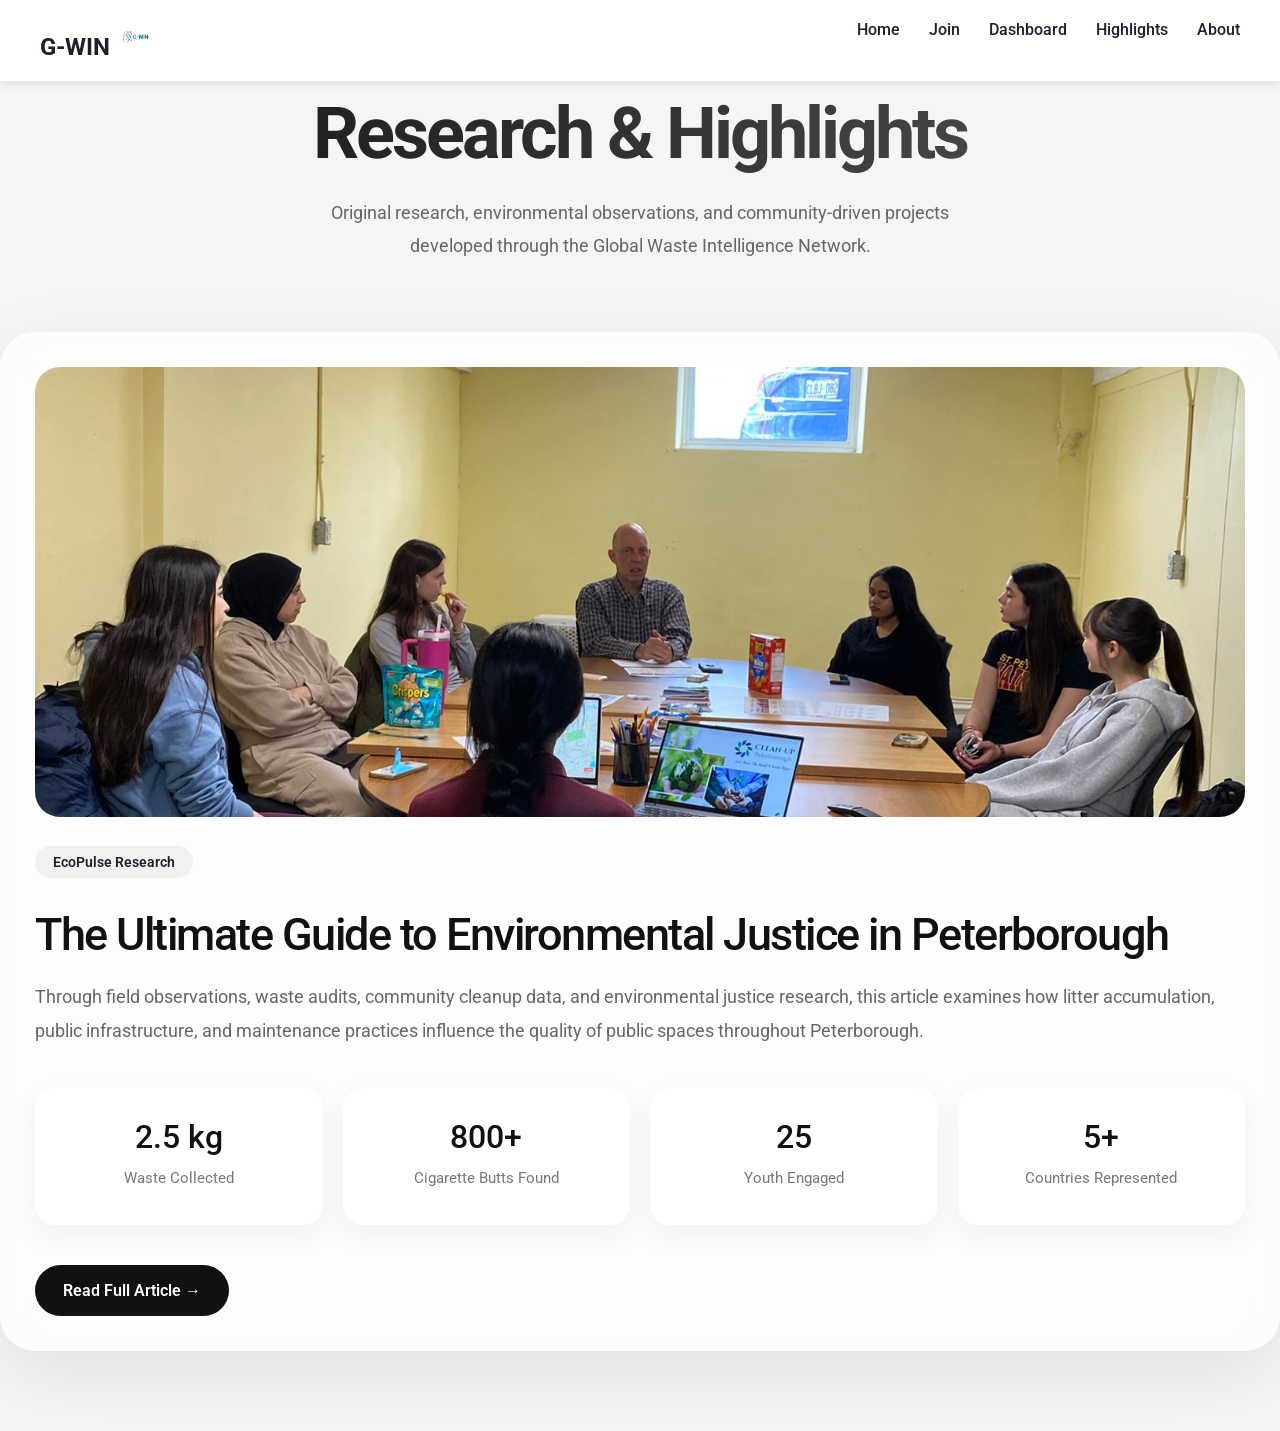
<file: highlights.html>
<!DOCTYPE html>
<html>

<head>
<meta charset="UTF-8">
<title>G-WIN Highlights</title>
<link rel="stylesheet" href="style.css">
</head>

<body>

<nav class="nav">

<div class="logo-container">
<a href="index.html" class="logo-text">G-WIN</a>
<img src="logo.png" class="logo-img">
</div>

<div class="menu">
<a href="index.html">Home</a>
<a href="join.html">Join</a>
<a href="dashboard.html">Dashboard</a>
<a href="highlights.html">Highlights</a>
<a href="about.html">About</a>
</div>

</nav>

<section class="highlights">

<h1>Research & Highlights</h1>

<p class="highlights-sub">
Original research, environmental observations, and community-driven projects developed through the Global Waste Intelligence Network.
</p>

<div class="article-card">

<img src="justice-cover.jpg.jpeg" class="article-cover">

<div class="article-tag">
EcoPulse Research
</div>

<h2>The Ultimate Guide to Environmental Justice in Peterborough</h2>

<p class="article-description">
Through field observations, waste audits, community cleanup data, and environmental justice research, this article examines how litter accumulation, public infrastructure, and maintenance practices influence the quality of public spaces throughout Peterborough.
</p>

<div class="metrics">

<div class="metric">
<h3>2.5 kg</h3>
<p>Waste Collected</p>
</div>

<div class="metric">
<h3>800+</h3>
<p>Cigarette Butts Found</p>
</div>

<div class="metric">
<h3>25</h3>
<p>Youth Engaged</p>
</div>

<div class="metric">
<h3>5+</h3>
<p>Countries Represented</p>
</div>

</div>

<a href="ecopulse-justice-guide.pdf.pdf" target="_blank" class="read-btn">
Read Full Article →
</a>

</div>

</section>

</body>

</html>
</file>
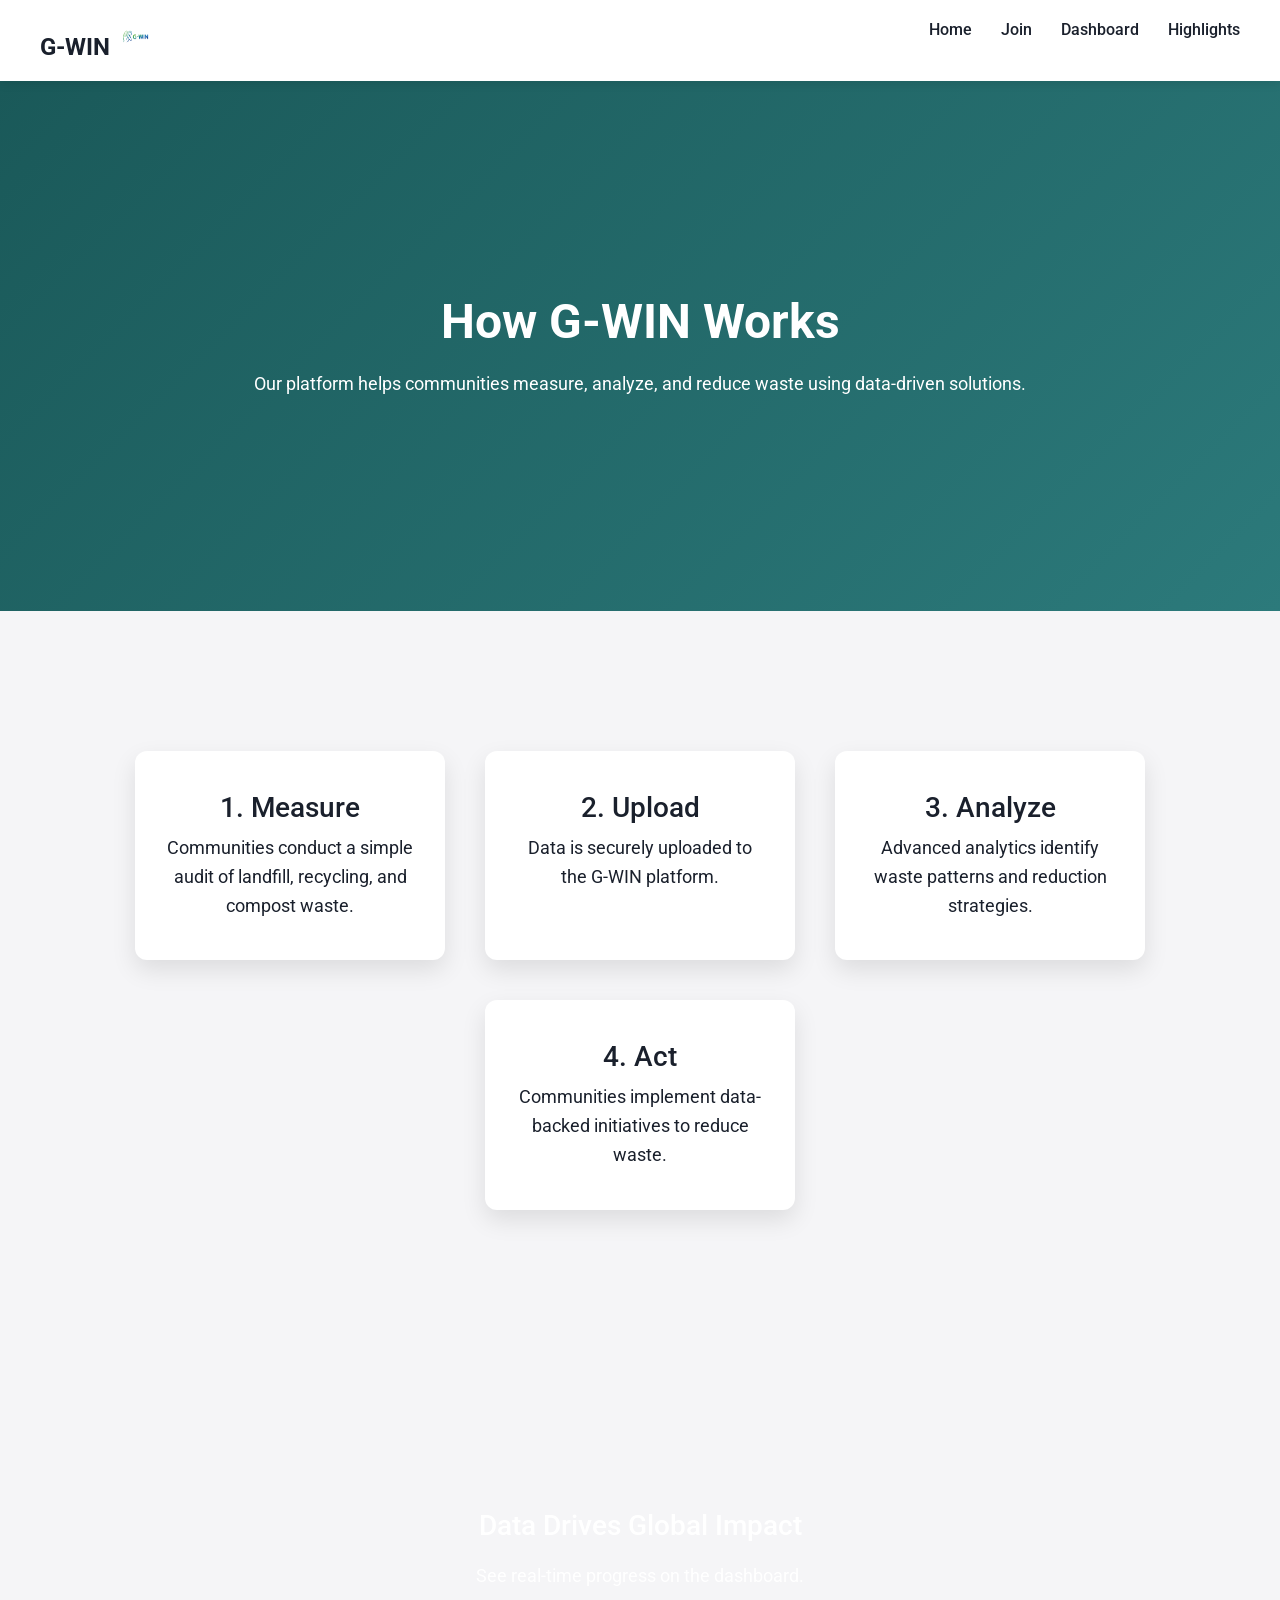
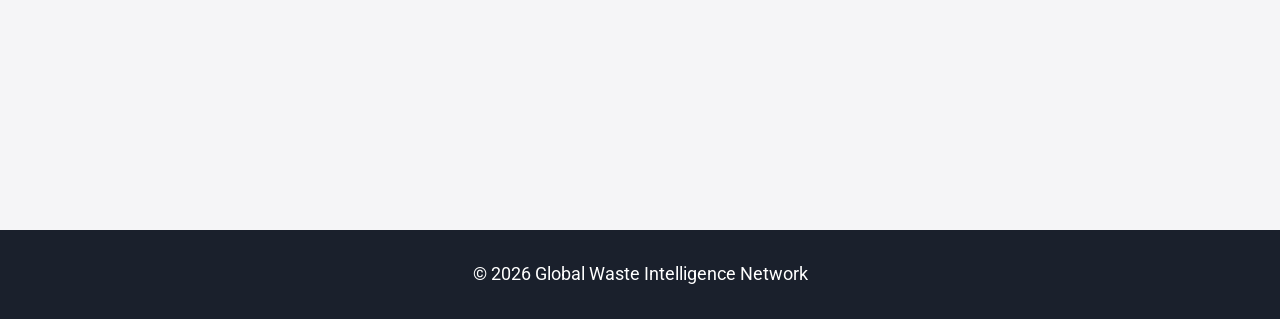
<file: how-it-works.html>
<!DOCTYPE html>
<html>

<head>
<meta charset="UTF-8">
<title>How G-WIN Works</title>
<link rel="stylesheet" href="style.css">
</head>

<body>

<nav class="nav">

<div class="logo-container">
  <a href="index.html" class="logo-text">G-WIN</a>
  <img src="logo.png" class="logo-img">
</div>

<div class="menu">
<a href="index.html">Home</a>
<a href="join.html">Join</a>
<a href="dashboard.html">Dashboard</a>
<a href="highlights.html">Highlights</a>
</div>
</nav>
  
<section class="hero hero-small">
<h1>How G-WIN Works</h1>
<p>Our platform helps communities measure, analyze, and reduce waste using data-driven solutions.</p>
</section>

<section class="steps">
<div class="step">
<h2>1. Measure</h2>
<p>Communities conduct a simple audit of landfill, recycling, and compost waste.</p>
</div>
<div class="step">
<h2>2. Upload</h2>
<p>Data is securely uploaded to the G-WIN platform.</p>
</div>
<div class="step">
<h2>3. Analyze</h2>
<p>Advanced analytics identify waste patterns and reduction strategies.</p>
</div>
<div class="step">
<h2>4. Act</h2>
<p>Communities implement data-backed initiatives to reduce waste.</p>
</div>
</section>

<section class="parallax">
<h2>Data Drives Global Impact</h2>
<p>See real-time progress on the dashboard.</p>
</section>

<footer>
<p>© 2026 Global Waste Intelligence Network</p>
</footer>

</body>
</html>
</file>
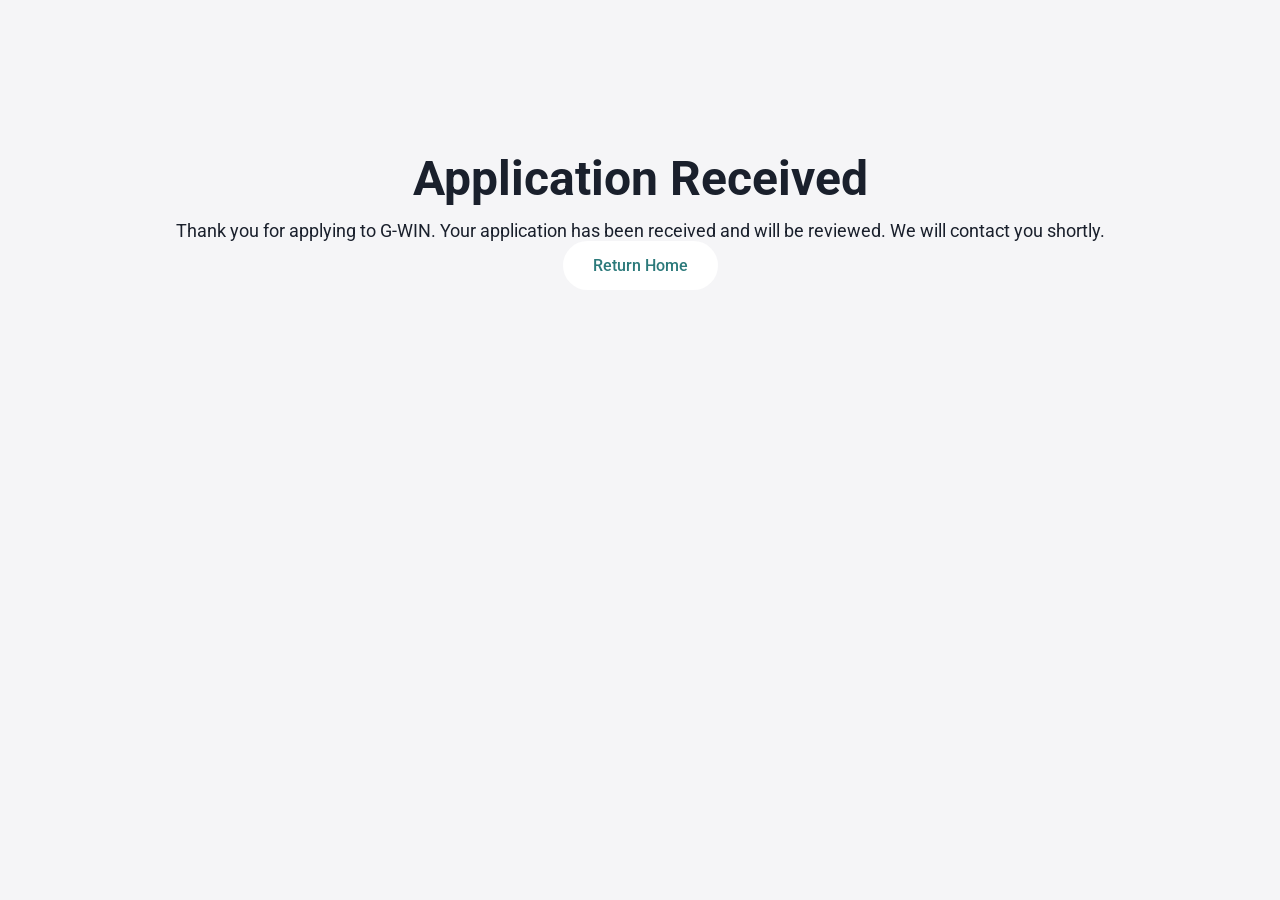
<file: submitted.html>
<!DOCTYPE html>
<html>

<head>
<title>Submitted</title>
<link rel="stylesheet" href="style.css">
</head>

<body>

<div class="success">

<h1>Application Received</h1>

<p>
Thank you for applying to G-WIN. Your application has been received and will be reviewed. We will contact you shortly.
</p>

<a href="index.html" class="btn">Return Home</a>

</div>

</body>
</html>
</file>
<file: style.css>
@import url('https://fonts.googleapis.com/css2?family=Roboto:wght@300;400;500;700&display=swap');

/* -------------------------------- */
body {
  font-family: 'Roboto', sans-serif;
  margin: 0;
  background: #f5f5f7;
  color: #1a202c;
}

h1 {
  font-size: 48px;
  font-weight: 700;
  margin: 10px 0;
}

h2 {
  font-size: 28px;
  font-weight: 500;
  margin: 10px 0;
}

h3 {
  font-size: 22px;
  font-weight: 500;
  margin: 5px 0;
}

p {
  font-size: 18px;
  line-height: 1.6;
  margin: 10px 0;
}

/* -------------------------------- */
.nav {
  display: flex;
  justify-content: space-between;
  padding: 20px 40px;
  background: white;
  box-shadow: 0 2px 10px rgba(0,0,0,0.1);
  position: sticky;
  top: 0;
  z-index: 100;
}

.logo {
  font-weight: 700;
  font-size: 35px;
}

.menu a {
  margin-left: 25px;
  text-decoration: none;
  color: #1a202c;
  font-weight: 500;
  transition: 0.3s;
}

.menu a:hover {
  color: #2c7a7b;
}

/* -------------------------------- */
.hero {
  height: 80vh;
  display: flex;
  flex-direction: column;
  justify-content: center;
  align-items: center;
  text-align: center;
  background: linear-gradient(135deg, #2c7a7b, #1a202c);
  color: white;
  padding: 40px;
}

.hero-small {
  height: 50vh;
  background: linear-gradient(135deg, #1a5959, #2c7a7b);
}

.btn {
  background: white;
  padding: 15px 30px;
  border-radius: 30px;
  text-decoration: none;
  color: #2c7a7b;
  margin-top: 20px;
  font-weight: 500;
  transition: 0.3s;
}

.btn:hover {
  background: #e6fffa;
}

/* -------------------------------- */
.features, .steps {
  display: flex;
  flex-wrap: wrap;
  justify-content: center;
  gap: 40px;
  padding: 60px 20px;
}

.card, .step {
  background: white;
  padding: 30px;
  border-radius: 12px;
  box-shadow: 0 10px 25px rgba(0,0,0,0.1);
  width: 250px;
  transition: 0.3s;
  text-align: center;
}

.card:hover, .step:hover {
  transform: translateY(-10px);
}

.founder-apple img {
  width: 180px;
  height: 180px;
  border-radius: 50%;
  object-fit: cover;
  box-shadow: 0 15px 30px rgba(0,0,0,0.15);
}

.about-apple {
  padding: 100px 20px;
  text-align: center;
  background: #ffffff;
}

.about-apple h1 {
  font-size: 56px;
  font-weight: 700;
}

.subtitle{
  font-size:20px;
  color:#6b7280;
  margin-bottom:40px;
}

.founder-apple {
  display: flex;
  align-items: center;
  justify-content: center;
  gap: 50px;
  flex-wrap: wrap;
  margin-top: 50px;
}

.founder-text {
  max-width: 500px;
  text-align: left;
}

.founder-text h3 {
  font-size: 26px;
  font-weight: 600;
}

.founder-text p {
  color: #4b5563;
  font-size: 17px;
}

section {
  margin-bottom: 80px;
}

/* -------------------------------- */
.parallax {
  height: 400px;
  background-image: url('https://images.unsplash.com/photo-1501004318641-b39e6451bec6');
  background-attachment: fixed;
  background-position: center;
  background-repeat: no-repeat;
  background-size: cover;
  display: flex;
  flex-direction: column;
  justify-content: center;
  align-items: center;
  color: white;
  text-align: center;
  font-size: 28px;
}
/* -------------------------------- */

.contributors{
  background:#f2f2f2;
  padding:80px 20px;
  text-align:center;
}

.contributors h2{
  font-size:32px;
  margin-bottom:10px;
}

.contributors-sub{
  color:#555;
  margin-bottom:40px;
}

.contributors-grid{
  display:flex;
  flex-wrap:wrap;
  justify-content:center;
  gap:30px;
}

.contributor-card{
  background:white;
  padding:25px;
  border-radius:12px;
  width:220px;
  box-shadow:0 8px 20px rgba(0,0,0,0.08);
  transition:0.3s;
}

.contributor-card:hover{
  transform:translateY(-6px);
}

.contributor-card img{
  width:80px;
  height:80px;
  border-radius:50%;
  object-fit:cover;
  margin-bottom:15px;
}

.contributor-card h3{
  font-size:18px;
  margin-bottom:5px;
}

.contributor-card p{
  font-size:14px;
  color:#666;
}
/* -------------------------------- */
.stats-row{
display:flex;
justify-content:center;
gap:20px;
margin:40px auto;
flex-wrap:wrap;
}

.stat-card{
background:white;
padding:25px;
border-radius:12px;
box-shadow:0 10px 25px rgba(0,0,0,0.1);
width:220px;
text-align:center;
transition:0.3s;
}

.stat-card:hover{
transform:translateY(-5px);
}

.stat-card h2{
font-size:42px;
font-weight:700;
color:#2c7a7b;
margin-bottom:10px;
}

.stat-card p{
font-size:16px;
color:#555;
margin:0;
}

.dashboard-title{
text-align:center;
margin-top:40px;
margin-bottom:20px;
}

#map{
height:500px;
width:90%;
margin:40px auto;
border-radius:12px;
box-shadow:0 10px 25px rgba(0,0,0,0.1);
}

#chart{
max-width:800px;
margin:50px auto;
display:block;
}

/* -------------------------------- */
.login {
  display: flex;
  flex-direction: column;
  align-items: center;
  margin-top: 100px;
}

.login input {
  margin: 10px;
  padding: 12px;
  width: 250px;
  border-radius: 6px;
  border: 1px solid #ccc;
  font-size: 16px;
}

.login button {
  padding: 12px 25px;
  margin-top: 10px;
  border: none;
  border-radius: 6px;
  background: #2c7a7b;
  color: white;
  font-weight: 500;
  cursor: pointer;
  transition: 0.3s;
}

.login button:hover {
  background: #1a5959;
}

/* -------------------------------- */
canvas {
  max-width: 90%;
  margin: 40px auto;
  display: block;
}

/* -------------------------------- */
footer {
  background: #1a202c;
  color: white;
  text-align: center;
  padding: 20px;
  margin-top: 40px;
}
----------------------------------------------------
.logo-container{
  display:flex;
  align-items:center;
  gap:10px;
}

.logo-text{
  font-weight:700;
  font-size:24px;
  text-decoration:none;
  color:#1a202c;
}

.logo-img{
  width:45px;
  height:35px;
}
-----------------------------------------------------
form{
  max-width:600px;
  margin:60px auto;
  display:flex;
  flex-direction:column;
  gap:15px;
}

input, select, textarea{
  padding:12px;
  border-radius:8px;
  border:1px solid #ccc;
  font-size:16px;
}

textarea{
  height:120px;
}

button{
  padding:12px;
  border:none;
  border-radius:8px;
  background:#2c7a7b;
  color:white;
  font-size:16px;
  cursor:pointer;
}

button:hover{
  background:#1a5959;
}

.success{
  text-align:center;
  margin-top:150px;
}
/* -------------------- */

.mission-section{
display:flex;
flex-wrap:wrap;
align-items:center;
justify-content:center;
gap:60px;
padding:100px 20px;
background:white;
}

.mission-text{
max-width:500px;
}

.mission-text h2{
font-size:36px;
margin-bottom:20px;
}

.mission-text p{
font-size:18px;
color:#555;
margin-bottom:15px;
}

.mission-visual img{
width:420px;
border-radius:12px;
box-shadow:0 20px 40px rgba(0,0,0,0.1);
}

/* -------------------- */

.vision{
background:#f7f7f7;
padding:100px 20px;
text-align:center;
}

.vision h2{
font-size:36px;
margin-bottom:60px;
}

.timeline{
display:flex;
flex-wrap:wrap;
justify-content:center;
gap:40px;
}

.timeline-step{
max-width:220px;
}

.timeline-step span{
font-size:40px;
font-weight:700;
color:#2c7a7b;
display:block;
margin-bottom:10px;
}

.timeline-step h3{
font-size:20px;
margin-bottom:10px;
}

.timeline-step p{
color:#555;
}

/* -------------------- */

.vision-quote{
padding:120px 20px;
text-align:center;
background:linear-gradient(135deg,#2c7a7b,#1a202c);
color:white;
}

.vision-quote h2{
font-size:34px;
max-width:700px;
margin:auto;
margin-bottom:20px;
}

.vision-quote p{
max-width:600px;
margin:auto;
font-size:18px;
opacity:0.9;
}

/////////////////

.highlights{
max-width:1100px;
margin:auto;
padding:120px 8%;
}

.highlights h1{
font-size:4.5rem;
font-weight:700;
text-align:center;
letter-spacing:-3px;
margin-bottom:20px;

background:linear-gradient(90deg,#111,#555);

-webkit-background-clip:text;
-webkit-text-fill-color:transparent;
}

.highlights-sub{
max-width:700px;
margin:auto;
text-align:center;
font-size:1.15rem;
line-height:1.8;
color:#666;
margin-bottom:70px;
}

.article-card{

background:rgba(255,255,255,0.75);

backdrop-filter:blur(20px);
-webkit-backdrop-filter:blur(20px);

border-radius:35px;

padding:35px;

box-shadow:
0 25px 80px rgba(0,0,0,0.08);

transition:
transform .5s cubic-bezier(.19,1,.22,1),
box-shadow .5s cubic-bezier(.19,1,.22,1);

overflow:hidden;
}

.article-card:hover{

transform:
translateY(-12px)
scale(1.015);

box-shadow:
0 40px 120px rgba(0,0,0,0.15);

}

.article-cover{

width:100%;
height:450px;

object-fit:cover;

border-radius:25px;

margin-bottom:25px;

transition:transform .8s cubic-bezier(.19,1,.22,1);

}

.article-card:hover .article-cover{

transform:scale(1.04);

}

.article-tag{

display:inline-block;

padding:8px 18px;

background:#f1f1f1;

border-radius:999px;

font-size:.85rem;
font-weight:600;

margin-bottom:20px;

}

.article-card h2{

font-size:2.8rem;

letter-spacing:-1.5px;

margin-bottom:20px;

color:#111;

}

.article-description{

font-size:1.1rem;

line-height:1.9;

color:#666;

margin-bottom:40px;

}

.metrics{

display:grid;

grid-template-columns:repeat(auto-fit,minmax(150px,1fr));

gap:20px;

margin-bottom:40px;

}

.metric{

background:white;

padding:25px;

border-radius:20px;

text-align:center;

box-shadow:
0 10px 30px rgba(0,0,0,0.05);

}

.metric h3{

font-size:2rem;

margin-bottom:5px;

color:#111;

}

.metric p{

color:#777;

font-size:.95rem;

}

.read-btn{

display:inline-block;

padding:16px 28px;

border-radius:999px;

background:#111;

color:white;

text-decoration:none;

font-weight:600;

transition:.3s ease;

}

.read-btn:hover{

transform:translateY(-3px);

}

@media(max-width:900px){

.highlights h1{

font-size:3rem;

}

.article-card h2{

font-size:2rem;

}

.article-cover{

height:250px;

}

}
</file>
